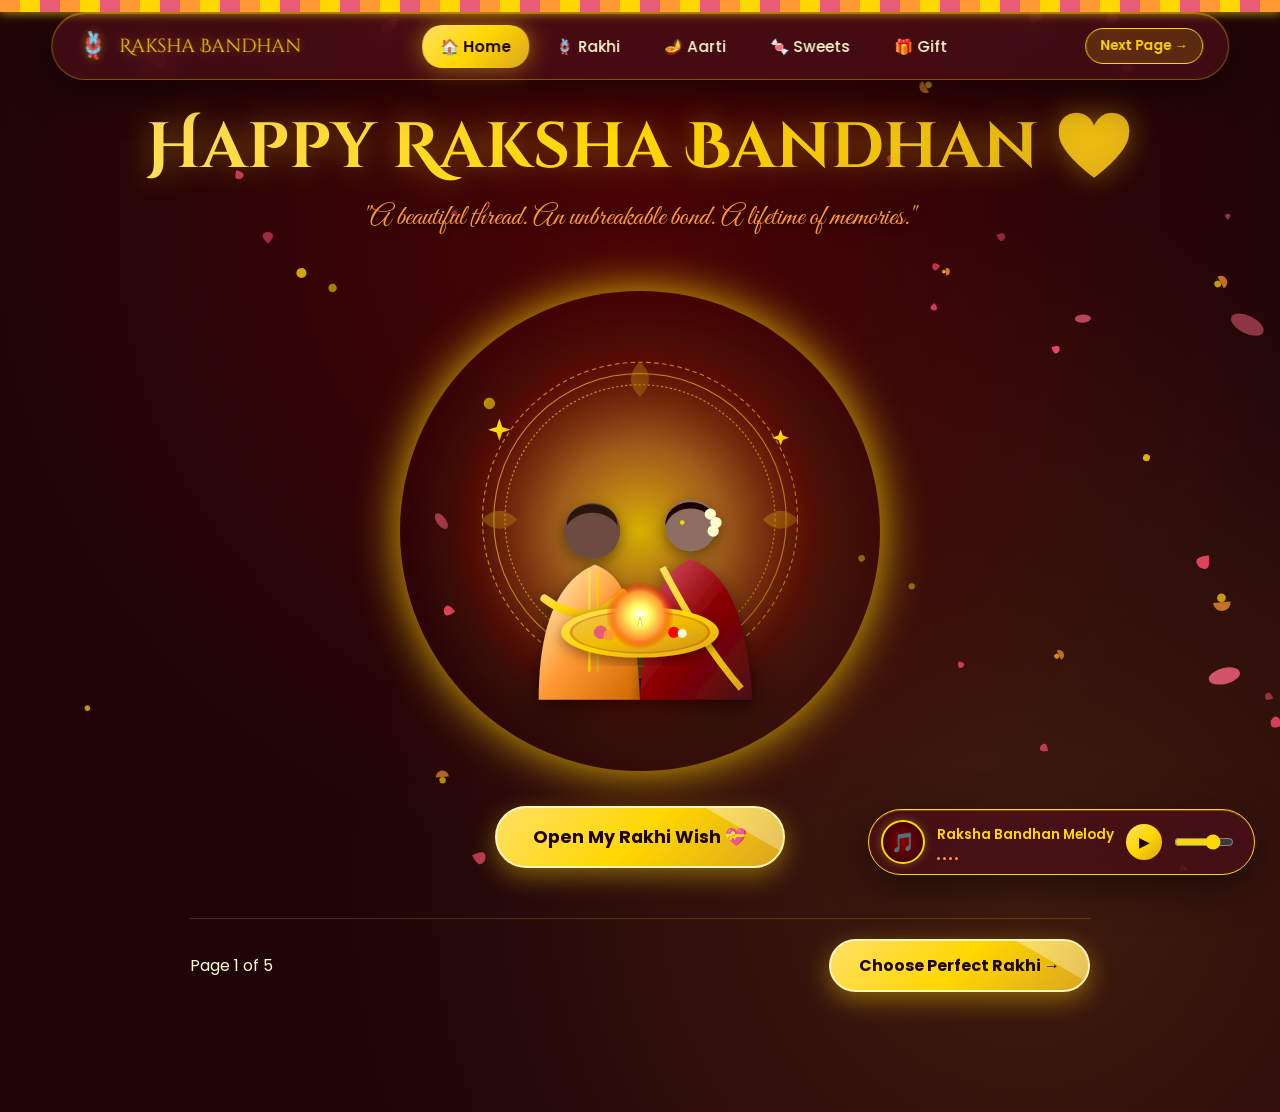
<file: index.html>
<!DOCTYPE html>
<html lang="en">
<head>
  <meta charset="UTF-8">
  <meta name="viewport" content="width=device-width, initial-scale=1.0">
  <title>Happy Raksha Bandhan ❤️ — Premium Interactive Celebration</title>
  <link rel="stylesheet" href="style.css">
</head>
<body>

  <!-- Top Decorative Garland -->
  <div class="garland-header"></div>

  <!-- Background Particle Canvas -->
  <canvas id="bgCanvas"></canvas>

  <!-- Fixed Navigation Bar -->
  <nav class="navbar">
    <a href="index.html" class="nav-brand">
      <span>🪢</span> Raksha Bandhan
    </a>

    <ul class="nav-links">
      <li><a href="index.html" class="nav-link active">🏠 Home</a></li>
      <li><a href="rakhi.html" class="nav-link">🪢 Rakhi</a></li>
      <li><a href="aarti.html" class="nav-link">🪔 Aarti</a></li>
      <li><a href="sweets.html" class="nav-link">🍬 Sweets</a></li>
      <li><a href="gift.html" class="nav-link">🎁 Gift</a></li>
    </ul>

    <div class="nav-page-controls">
      <a href="rakhi.html" class="page-step-btn">Next Page →</a>
    </div>

    <button class="hamburger" id="hamburgerBtn" aria-label="Toggle Navigation">
      <span></span><span></span><span></span>
    </button>
  </nav>

  <!-- Mobile Hamburger Menu -->
  <div class="mobile-menu-overlay" id="mobileMenu">
    <a href="index.html" class="nav-link active">🏠 Home</a>
    <a href="rakhi.html" class="nav-link">🪢 Rakhi Studio</a>
    <a href="aarti.html" class="nav-link">🪔 Rotating Aarti</a>
    <a href="sweets.html" class="nav-link">🍬 Mithai Plate</a>
    <a href="gift.html" class="nav-link">🎁 Gift Unboxing</a>
  </div>

  <!-- Main Page Content -->
  <main class="main-content">
    <div class="hero-wrapper">
      <h1 class="festive-title">Happy Raksha Bandhan ❤️</h1>
      <p class="festive-subtitle">"A beautiful thread. An unbreakable bond. A lifetime of memories."</p>

      <!-- Central Festive Illustration -->
      <div class="hero-art-container">
        <img src="brother-sister.svg" alt="Brother and Sister Raksha Bandhan Celebration" class="hero-art-img">
      </div>

      <!-- Interactive Surprise Wish Button -->
      <button class="btn-festive" id="openWishBtn">
        <span>Open My Rakhi Wish 💝</span>
      </button>
    </div>

    <!-- Quick Page Step Navigation -->
    <div class="bottom-page-nav">
      <span>Page 1 of 5</span>
      <a href="rakhi.html" class="btn-festive" style="padding: 12px 28px; font-size: 1rem;">
        Choose Perfect Rakhi →
      </a>
    </div>
  </main>

  <!-- Wish Envelope Modal Overlay -->
  <div class="wish-modal-overlay" id="wishModalOverlay">
    <div class="envelope-card">
      <div class="envelope-icon">💌</div>
      <h2 style="color: var(--gold-primary); font-family: var(--font-heading); margin-bottom: 10px;">A Special Wish For You</h2>
      <div class="letter-message">
        "Dear Sister/Brother,<br><br>
        No matter how much we fight, tease each other or annoy one another, our bond will always remain special. You are one of the most beautiful parts of my life. May you always stay happy, successful and blessed. ❤️"
      </div>
      <div class="letter-signature">With Lots of Love ❤️</div>
      
      <div style="display: flex; gap: 15px; justify-content: center; flex-wrap: wrap;">
        <button class="btn-secondary" id="closeWishBtn">Close Wish</button>
        <a href="rakhi.html" class="btn-festive">Let's Celebrate Raksha Bandhan →</a>
      </div>
    </div>
  </div>

  <!-- Floating Audio Player Controller Widget -->
  <div class="music-player-widget">
    <div class="music-disc" id="musicDisc">🎵</div>
    <div class="music-info">
      <div class="music-title">Raksha Bandhan Melody</div>
      <div class="music-waves">
        <div class="wave-bar"></div><div class="wave-bar"></div>
        <div class="wave-bar"></div><div class="wave-bar"></div>
      </div>
    </div>
    <button class="play-toggle-btn" id="playToggleBtn">▶</button>
    <input type="range" class="volume-slider" id="volumeSlider" min="0" max="1" step="0.1" value="0.7">
  </div>

  <!-- Background Music Audio Element -->
  <audio id="bgAudio" src="rakhi-song.mp3" loop preload="auto"></audio>

  <script src="script.js"></script>
</body>
</html>
</file>
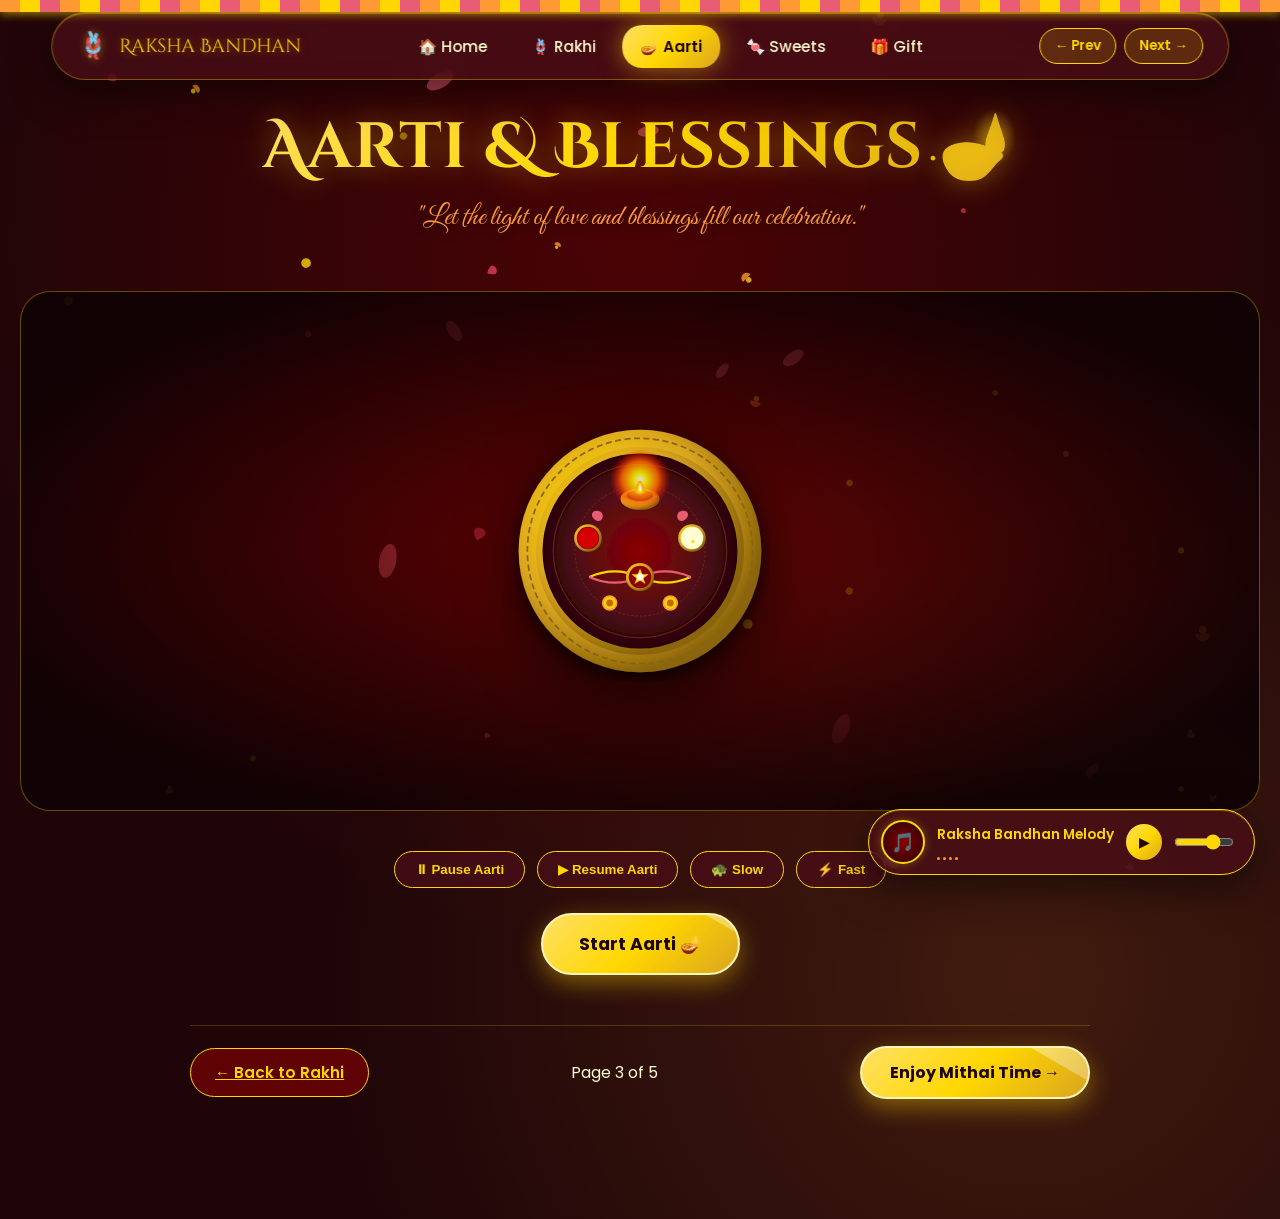
<file: aarti.html>
<!DOCTYPE html>
<html lang="en">
<head>
  <meta charset="UTF-8">
  <meta name="viewport" content="width=device-width, initial-scale=1.0">
  <title>Rotating Aarti Thali & Blessings 🪔 — Raksha Bandhan</title>
  <link rel="stylesheet" href="style.css">
</head>
<body>

  <div class="garland-header"></div>
  <canvas id="bgCanvas"></canvas>

  <nav class="navbar">
    <a href="index.html" class="nav-brand"><span>🪢</span> Raksha Bandhan</a>
    <ul class="nav-links">
      <li><a href="index.html" class="nav-link">🏠 Home</a></li>
      <li><a href="rakhi.html" class="nav-link">🪢 Rakhi</a></li>
      <li><a href="aarti.html" class="nav-link active">🪔 Aarti</a></li>
      <li><a href="sweets.html" class="nav-link">🍬 Sweets</a></li>
      <li><a href="gift.html" class="nav-link">🎁 Gift</a></li>
    </ul>

    <div class="nav-page-controls">
      <a href="rakhi.html" class="page-step-btn">← Prev</a>
      <a href="sweets.html" class="page-step-btn">Next →</a>
    </div>

    <button class="hamburger" id="hamburgerBtn" aria-label="Toggle Navigation">
      <span></span><span></span><span></span>
    </button>
  </nav>

  <div class="mobile-menu-overlay" id="mobileMenu">
    <a href="index.html" class="nav-link">🏠 Home</a>
    <a href="rakhi.html" class="nav-link">🪢 Rakhi Studio</a>
    <a href="aarti.html" class="nav-link active">🪔 Rotating Aarti</a>
    <a href="sweets.html" class="nav-link">🍬 Mithai Plate</a>
    <a href="gift.html" class="nav-link">🎁 Gift Unboxing</a>
  </div>

  <main class="main-content">
    <h1 class="festive-title">Aarti & Blessings 🪔</h1>
    <p class="festive-subtitle">"Let the light of love and blessings fill our celebration."</p>

    <!-- Aarti Orbital Stage Area -->
    <div class="aarti-stage">
      <div class="thali-orbital-path">
        <!-- Rotating Thali Object -->
        <div class="aarti-thali-wrapper orbiting" id="aartiThaliWrapper" title="Click Diya for blessings or drag thali around!">
          <img src="aarti-thali.svg" alt="Rotating Aarti Thali with Diya and Flowers" class="aarti-thali-img">
        </div>
      </div>
    </div>

    <!-- Aarti Interactive Controls Bar -->
    <div class="aarti-controls-bar">
      <button class="ctrl-btn" id="btnPauseAarti">⏸ Pause Aarti</button>
      <button class="ctrl-btn" id="btnResumeAarti">▶ Resume Aarti</button>
      <button class="ctrl-btn" id="btnSlowAarti">🐢 Slow</button>
      <button class="ctrl-btn" id="btnFastAarti">⚡ Fast</button>
    </div>

    <!-- Main Start Aarti Button -->
    <div style="margin-top: 25px; text-align: center;">
      <button class="btn-festive" id="startAartiBtn">
        <span>Start Aarti 🪔</span>
      </button>
    </div>

    <!-- Aarti Blessing Message Banner -->
    <div class="aarti-blessing-banner" id="aartiBlessingBanner">
      <h3 style="font-family: var(--font-heading); color: var(--gold-primary); font-size: 1.8rem; margin-bottom: 10px;">
        Divine Raksha Bandhan Aarti 🙏
      </h3>
      <p style="font-size: 1.15rem; color: var(--cream); line-height: 1.7; font-style: italic;">
        "May this sacred bond always remain filled with love, happiness, protection and blessings. May light always illuminate your path. 🙏✨"
      </p>
      <a href="sweets.html" class="btn-festive" style="margin-top: 20px; font-size: 1rem; padding: 12px 28px;">
        Have Some Sweets →
      </a>
    </div>

    <!-- Bottom Page Navigation -->
    <div class="bottom-page-nav">
      <a href="rakhi.html" class="btn-secondary">← Back to Rakhi</a>
      <span>Page 3 of 5</span>
      <a href="sweets.html" class="btn-festive" style="padding: 12px 28px; font-size: 1rem;">
        Enjoy Mithai Time →
      </a>
    </div>
  </main>

  <div class="music-player-widget">
    <div class="music-disc" id="musicDisc">🎵</div>
    <div class="music-info">
      <div class="music-title">Raksha Bandhan Melody</div>
      <div class="music-waves">
        <div class="wave-bar"></div><div class="wave-bar"></div>
        <div class="wave-bar"></div><div class="wave-bar"></div>
      </div>
    </div>
    <button class="play-toggle-btn" id="playToggleBtn">▶</button>
    <input type="range" class="volume-slider" id="volumeSlider" min="0" max="1" step="0.1" value="0.7">
  </div>

  <audio id="bgAudio" src="rakhi-song.mp3" loop preload="auto"></audio>
  <script src="script.js"></script>
</body>
</html>
</file>
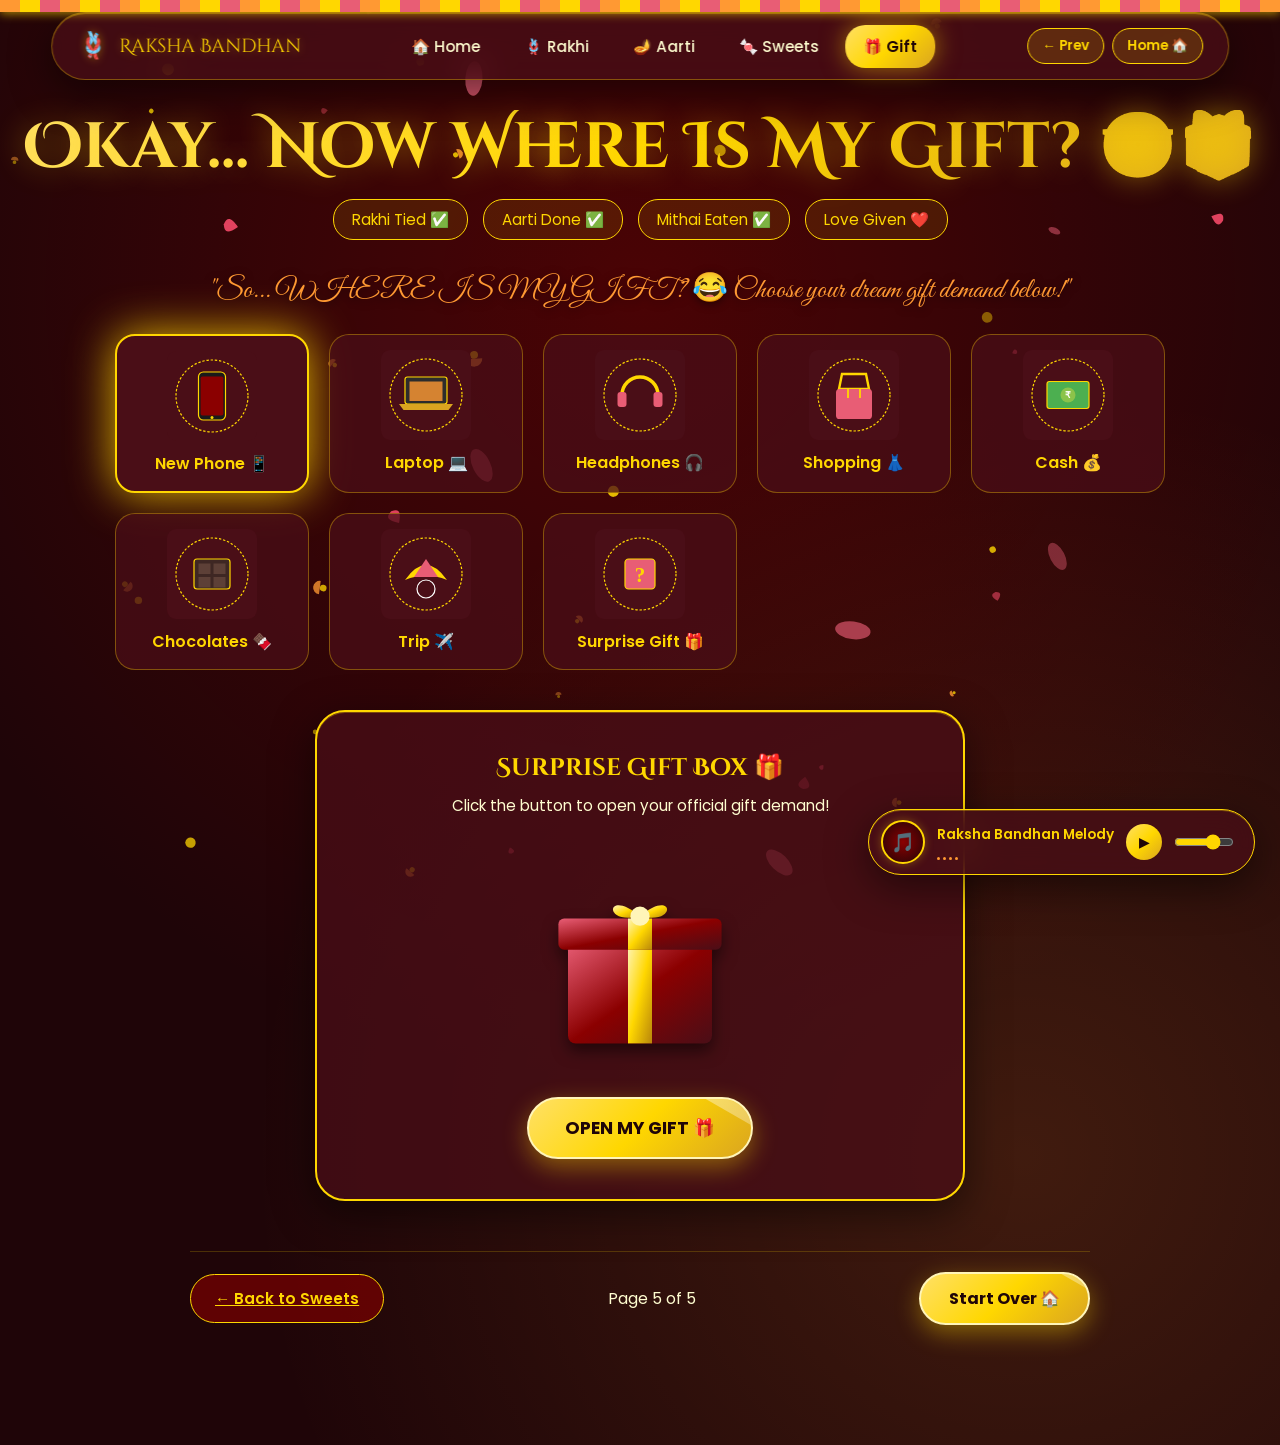
<file: gift.html>
<!DOCTYPE html>
<html lang="en">
<head>
  <meta charset="UTF-8">
  <meta name="viewport" content="width=device-width, initial-scale=1.0">
  <title>Funny Gift Demand 🎁 — Happy Raksha Bandhan</title>
  <link rel="stylesheet" href="style.css">
</head>
<body>

  <div class="garland-header"></div>
  <canvas id="bgCanvas"></canvas>

  <nav class="navbar">
    <a href="index.html" class="nav-brand"><span>🪢</span> Raksha Bandhan</a>
    <ul class="nav-links">
      <li><a href="index.html" class="nav-link">🏠 Home</a></li>
      <li><a href="rakhi.html" class="nav-link">🪢 Rakhi</a></li>
      <li><a href="aarti.html" class="nav-link">🪔 Aarti</a></li>
      <li><a href="sweets.html" class="nav-link">🍬 Sweets</a></li>
      <li><a href="gift.html" class="nav-link active">🎁 Gift</a></li>
    </ul>

    <div class="nav-page-controls">
      <a href="sweets.html" class="page-step-btn">← Prev</a>
      <a href="index.html" class="page-step-btn">Home 🏠</a>
    </div>

    <button class="hamburger" id="hamburgerBtn" aria-label="Toggle Navigation">
      <span></span><span></span><span></span>
    </button>
  </nav>

  <div class="mobile-menu-overlay" id="mobileMenu">
    <a href="index.html" class="nav-link">🏠 Home</a>
    <a href="rakhi.html" class="nav-link">🪢 Rakhi Studio</a>
    <a href="aarti.html" class="nav-link">🪔 Rotating Aarti</a>
    <a href="sweets.html" class="nav-link">🍬 Mithai Plate</a>
    <a href="gift.html" class="nav-link active">🎁 Gift Unboxing</a>
  </div>

  <main class="main-content">
    <h1 class="festive-title">Okay... Now Where Is My Gift? 😎🎁</h1>

    <!-- Playful Festive Checklist -->
    <div class="gift-checklist">
      <span class="check-item">Rakhi Tied ✅</span>
      <span class="check-item">Aarti Done ✅</span>
      <span class="check-item">Mithai Eaten ✅</span>
      <span class="check-item">Love Given ❤️</span>
    </div>

    <p class="festive-subtitle" style="margin-bottom: 25px;">
      "So... WHERE IS MY GIFT? 😂 Choose your dream gift demand below!"
    </p>

    <!-- 8 Gift Options Selection Cards Grid -->
    <div class="gift-grid">

      <div class="gift-card selected" data-img="phone.svg" data-title="New Phone 📱">
        <div class="gift-icon-box">
          <img src="phone.svg" alt="New Phone">
        </div>
        <div style="color: var(--gold-primary); font-weight: 600;">New Phone 📱</div>
      </div>

      <div class="gift-card" data-img="laptop.svg" data-title="Laptop 💻">
        <div class="gift-icon-box">
          <img src="laptop.svg" alt="Laptop">
        </div>
        <div style="color: var(--gold-primary); font-weight: 600;">Laptop 💻</div>
      </div>

      <div class="gift-card" data-img="headphones.svg" data-title="Headphones 🎧">
        <div class="gift-icon-box">
          <img src="headphones.svg" alt="Headphones">
        </div>
        <div style="color: var(--gold-primary); font-weight: 600;">Headphones 🎧</div>
      </div>

      <div class="gift-card" data-img="shopping.svg" data-title="Shopping Spree 👗">
        <div class="gift-icon-box">
          <img src="shopping.svg" alt="Shopping">
        </div>
        <div style="color: var(--gold-primary); font-weight: 600;">Shopping 👗</div>
      </div>

      <div class="gift-card" data-img="cash.svg" data-title="Cash / Envelope 💰">
        <div class="gift-icon-box">
          <img src="cash.svg" alt="Cash">
        </div>
        <div style="color: var(--gold-primary); font-weight: 600;">Cash 💰</div>
      </div>

      <div class="gift-card" data-img="chocolates.svg" data-title="Chocolates 🍫">
        <div class="gift-icon-box">
          <img src="chocolates.svg" alt="Chocolates">
        </div>
        <div style="color: var(--gold-primary); font-weight: 600;">Chocolates 🍫</div>
      </div>

      <div class="gift-card" data-img="trip.svg" data-title="Vacation Trip ✈️">
        <div class="gift-icon-box">
          <img src="trip.svg" alt="Trip">
        </div>
        <div style="color: var(--gold-primary); font-weight: 600;">Trip ✈️</div>
      </div>

      <div class="gift-card" data-img="surprise.svg" data-title="Surprise Gift 🎁">
        <div class="gift-icon-box">
          <img src="surprise.svg" alt="Surprise Gift">
        </div>
        <div style="color: var(--gold-primary); font-weight: 600;">Surprise Gift 🎁</div>
      </div>

    </div>

    <!-- 3D Gift Box Unboxing Stage Area -->
    <div class="unboxing-stage">
      <h2 style="color: var(--gold-primary); font-family: var(--font-heading); margin-bottom: 10px;">Surprise Gift Box 🎁</h2>
      <p style="color: var(--cream); font-size: 0.95rem;">Click the button to open your official gift demand!</p>

      <div class="gift-box-wrapper" id="giftBoxWrapper">
        <img src="gift-box.svg" alt="Animated 3D Gift Box" class="gift-box-img">
      </div>

      <button class="btn-festive" id="openGiftBtn">
        <span>OPEN MY GIFT 🎁</span>
      </button>

      <!-- Revealed Gift Screen -->
      <div class="revealed-gift-display" id="revealedGiftDisplay">
        <img src="phone.svg" alt="Revealed Gift" class="revealed-gift-img" id="revealedGiftImg">
        <h3 id="revealedGiftTitle" style="color: var(--gold-primary); font-size: 2rem; font-family: var(--font-cursive); margin-bottom: 10px;">New Phone 📱</h3>
        
        <p style="color: var(--saffron); font-size: 1.1rem; font-weight: 600; margin-bottom: 8px;">
          "Your Gift Demand Has Been Officially Submitted! 😂🎁"
        </p>
        <p style="color: var(--cream); font-style: italic; line-height: 1.6; max-width: 500px; margin: 0 auto 20px;">
          "Happy Raksha Bandhan ❤️<br>
          The bond matters more than the gift...<br>
          But the gift would still be appreciated! 😂🎁"
        </p>
        <a href="index.html" class="btn-festive">Replay Celebration 🏠</a>
      </div>
    </div>

    <!-- Bottom Page Navigation -->
    <div class="bottom-page-nav">
      <a href="sweets.html" class="btn-secondary">← Back to Sweets</a>
      <span>Page 5 of 5</span>
      <a href="index.html" class="btn-festive" style="padding: 12px 28px; font-size: 1rem;">
        Start Over 🏠
      </a>
    </div>
  </main>

  <div class="music-player-widget">
    <div class="music-disc" id="musicDisc">🎵</div>
    <div class="music-info">
      <div class="music-title">Raksha Bandhan Melody</div>
      <div class="music-waves">
        <div class="wave-bar"></div><div class="wave-bar"></div>
        <div class="wave-bar"></div><div class="wave-bar"></div>
      </div>
    </div>
    <button class="play-toggle-btn" id="playToggleBtn">▶</button>
    <input type="range" class="volume-slider" id="volumeSlider" min="0" max="1" step="0.1" value="0.7">
  </div>

  <audio id="bgAudio" src="rakhi-song.mp3" loop preload="auto"></audio>
  <script src="script.js"></script>
</body>
</html>
</file>
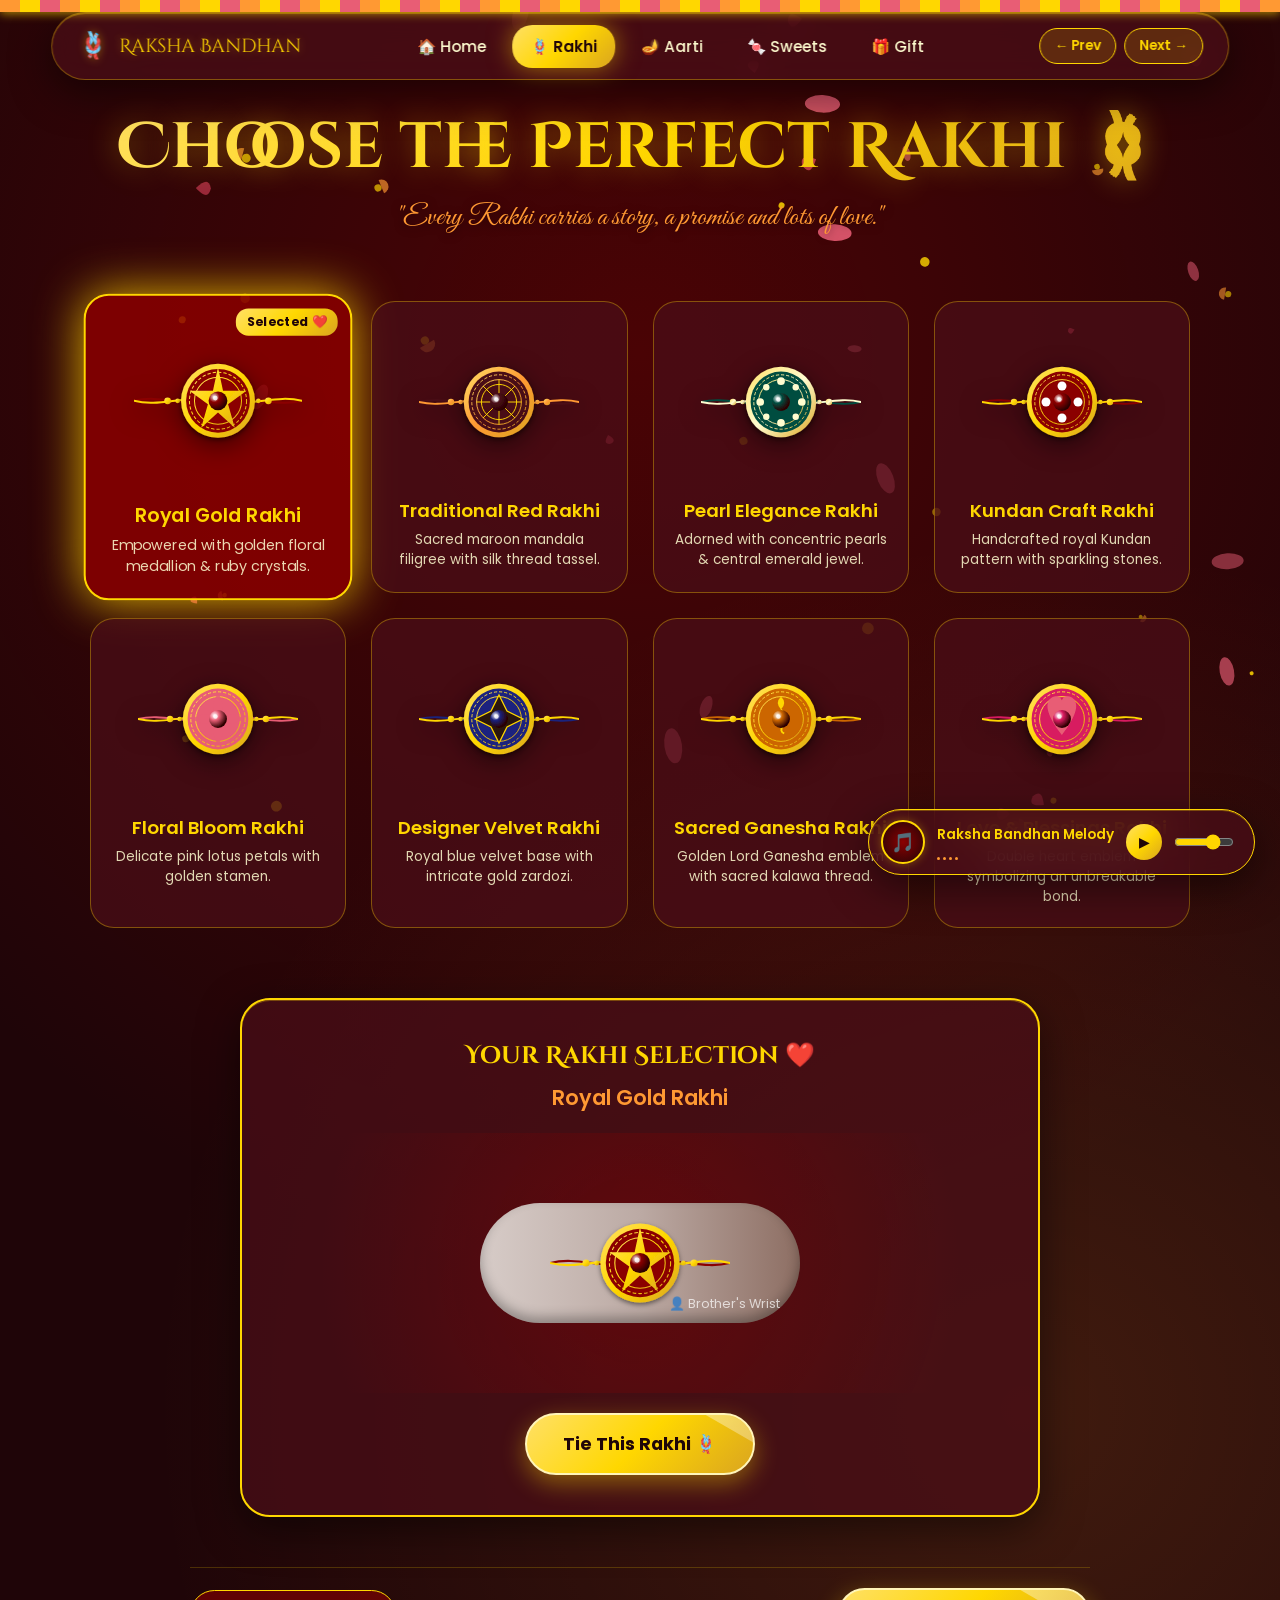
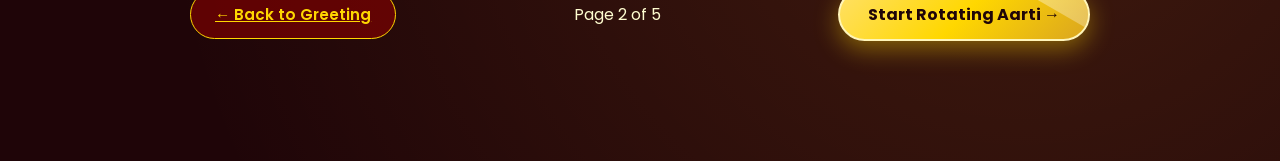
<file: rakhi.html>
<!DOCTYPE html>
<html lang="en">
<head>
  <meta charset="UTF-8">
  <meta name="viewport" content="width=device-width, initial-scale=1.0">
  <title>Interactive Rakhi Studio 🪢 — Happy Raksha Bandhan</title>
  <link rel="stylesheet" href="style.css">
</head>
<body>

  <div class="garland-header"></div>
  <canvas id="bgCanvas"></canvas>

  <!-- Fixed Navigation Bar -->
  <nav class="navbar">
    <a href="index.html" class="nav-brand"><span>🪢</span> Raksha Bandhan</a>
    <ul class="nav-links">
      <li><a href="index.html" class="nav-link">🏠 Home</a></li>
      <li><a href="rakhi.html" class="nav-link active">🪢 Rakhi</a></li>
      <li><a href="aarti.html" class="nav-link">🪔 Aarti</a></li>
      <li><a href="sweets.html" class="nav-link">🍬 Sweets</a></li>
      <li><a href="gift.html" class="nav-link">🎁 Gift</a></li>
    </ul>

    <div class="nav-page-controls">
      <a href="index.html" class="page-step-btn">← Prev</a>
      <a href="aarti.html" class="page-step-btn">Next →</a>
    </div>

    <button class="hamburger" id="hamburgerBtn" aria-label="Toggle Navigation">
      <span></span><span></span><span></span>
    </button>
  </nav>

  <!-- Mobile Menu -->
  <div class="mobile-menu-overlay" id="mobileMenu">
    <a href="index.html" class="nav-link">🏠 Home</a>
    <a href="rakhi.html" class="nav-link active">🪢 Rakhi Studio</a>
    <a href="aarti.html" class="nav-link">🪔 Rotating Aarti</a>
    <a href="sweets.html" class="nav-link">🍬 Mithai Plate</a>
    <a href="gift.html" class="nav-link">🎁 Gift Unboxing</a>
  </div>

  <!-- Main Content -->
  <main class="main-content">
    <h1 class="festive-title">Choose the Perfect Rakhi 🪢</h1>
    <p class="festive-subtitle">"Every Rakhi carries a story, a promise and lots of love."</p>

    <!-- 8 Rakhi Selection Cards Grid -->
    <div class="rakhi-carousel-container">
      <div class="rakhi-grid">

        <div class="rakhi-card selected" data-img="rakhi-1.svg" data-title="Royal Gold Rakhi">
          <span class="selected-badge">Selected ❤️</span>
          <div class="rakhi-img-wrapper">
            <img src="rakhi-1.svg" alt="Royal Gold Rakhi">
          </div>
          <div class="rakhi-title">Royal Gold Rakhi</div>
          <div class="rakhi-desc">Empowered with golden floral medallion & ruby crystals.</div>
        </div>

        <div class="rakhi-card" data-img="rakhi-2.svg" data-title="Traditional Red Rakhi">
          <span class="selected-badge">Selected ❤️</span>
          <div class="rakhi-img-wrapper">
            <img src="rakhi-2.svg" alt="Traditional Red Rakhi">
          </div>
          <div class="rakhi-title">Traditional Red Rakhi</div>
          <div class="rakhi-desc">Sacred maroon mandala filigree with silk thread tassel.</div>
        </div>

        <div class="rakhi-card" data-img="rakhi-3.svg" data-title="Pearl Elegance Rakhi">
          <span class="selected-badge">Selected ❤️</span>
          <div class="rakhi-img-wrapper">
            <img src="rakhi-3.svg" alt="Pearl Elegance Rakhi">
          </div>
          <div class="rakhi-title">Pearl Elegance Rakhi</div>
          <div class="rakhi-desc">Adorned with concentric pearls & central emerald jewel.</div>
        </div>

        <div class="rakhi-card" data-img="rakhi-4.svg" data-title="Kundan Craft Rakhi">
          <span class="selected-badge">Selected ❤️</span>
          <div class="rakhi-img-wrapper">
            <img src="rakhi-4.svg" alt="Kundan Craft Rakhi">
          </div>
          <div class="rakhi-title">Kundan Craft Rakhi</div>
          <div class="rakhi-desc">Handcrafted royal Kundan pattern with sparkling stones.</div>
        </div>

        <div class="rakhi-card" data-img="rakhi-5.svg" data-title="Floral Bloom Rakhi">
          <span class="selected-badge">Selected ❤️</span>
          <div class="rakhi-img-wrapper">
            <img src="rakhi-5.svg" alt="Floral Bloom Rakhi">
          </div>
          <div class="rakhi-title">Floral Bloom Rakhi</div>
          <div class="rakhi-desc">Delicate pink lotus petals with golden stamen.</div>
        </div>

        <div class="rakhi-card" data-img="rakhi-6.svg" data-title="Designer Velvet Rakhi">
          <span class="selected-badge">Selected ❤️</span>
          <div class="rakhi-img-wrapper">
            <img src="rakhi-6.svg" alt="Designer Velvet Rakhi">
          </div>
          <div class="rakhi-title">Designer Velvet Rakhi</div>
          <div class="rakhi-desc">Royal blue velvet base with intricate gold zardozi.</div>
        </div>

        <div class="rakhi-card" data-img="rakhi-7.svg" data-title="Bhaiya Sacred Ganesha Rakhi">
          <span class="selected-badge">Selected ❤️</span>
          <div class="rakhi-img-wrapper">
            <img src="rakhi-7.svg" alt="Bhaiya Sacred Ganesha Rakhi">
          </div>
          <div class="rakhi-title">Sacred Ganesha Rakhi</div>
          <div class="rakhi-desc">Golden Lord Ganesha emblem with sacred kalawa thread.</div>
        </div>

        <div class="rakhi-card" data-img="rakhi-8.svg" data-title="Love & Blessings Heart Rakhi">
          <span class="selected-badge">Selected ❤️</span>
          <div class="rakhi-img-wrapper">
            <img src="rakhi-8.svg" alt="Love & Blessings Heart Rakhi">
          </div>
          <div class="rakhi-title">Love & Blessings Rakhi</div>
          <div class="rakhi-desc">Double heart emblem symbolizing an unbreakable bond.</div>
        </div>

      </div>
    </div>

    <!-- Rakhi Tying Studio Section -->
    <div class="tying-section">
      <h2 style="color: var(--gold-primary); font-family: var(--font-heading); margin-bottom: 10px;">Your Rakhi Selection ❤️</h2>
      <p id="selectedRakhiTitle" style="color: var(--saffron); font-size: 1.3rem; font-weight: 600; margin-bottom: 15px;">Royal Gold Rakhi</p>

      <div class="wrist-preview-area">
        <div class="wrist-illustration"></div>
        <img src="rakhi-1.svg" alt="Rakhi Preview" class="tying-rakhi-object" id="tyingRakhiObj">
      </div>

      <button class="btn-festive" id="tieRakhiBtn">
        <span>Tie This Rakhi 🪢</span>
      </button>

      <div id="tieSuccessMsg" style="display: none; margin-top: 25px; animation: popIn 0.5s ease;">
        <h3 style="color: var(--gold-primary); font-size: 1.8rem; font-family: var(--font-cursive);">Rakhi Tied Successfully! ❤️</h3>
        <p style="color: var(--cream); margin-top: 8px;">"A thread of love, protection and endless memories."</p>
        <a href="aarti.html" class="btn-festive" style="margin-top: 20px; font-size: 1rem; padding: 12px 28px;">
          Proceed to Aarti →
        </a>
      </div>
    </div>

    <!-- Bottom Page Navigation -->
    <div class="bottom-page-nav">
      <a href="index.html" class="btn-secondary">← Back to Greeting</a>
      <span>Page 2 of 5</span>
      <a href="aarti.html" class="btn-festive" style="padding: 12px 28px; font-size: 1rem;">
        Start Rotating Aarti →
      </a>
    </div>
  </main>

  <!-- Music Controller -->
  <div class="music-player-widget">
    <div class="music-disc" id="musicDisc">🎵</div>
    <div class="music-info">
      <div class="music-title">Raksha Bandhan Melody</div>
      <div class="music-waves">
        <div class="wave-bar"></div><div class="wave-bar"></div>
        <div class="wave-bar"></div><div class="wave-bar"></div>
      </div>
    </div>
    <button class="play-toggle-btn" id="playToggleBtn">▶</button>
    <input type="range" class="volume-slider" id="volumeSlider" min="0" max="1" step="0.1" value="0.7">
  </div>

  <audio id="bgAudio" src="rakhi-song.mp3" loop preload="auto"></audio>
  <script src="script.js"></script>
</body>
</html>
</file>
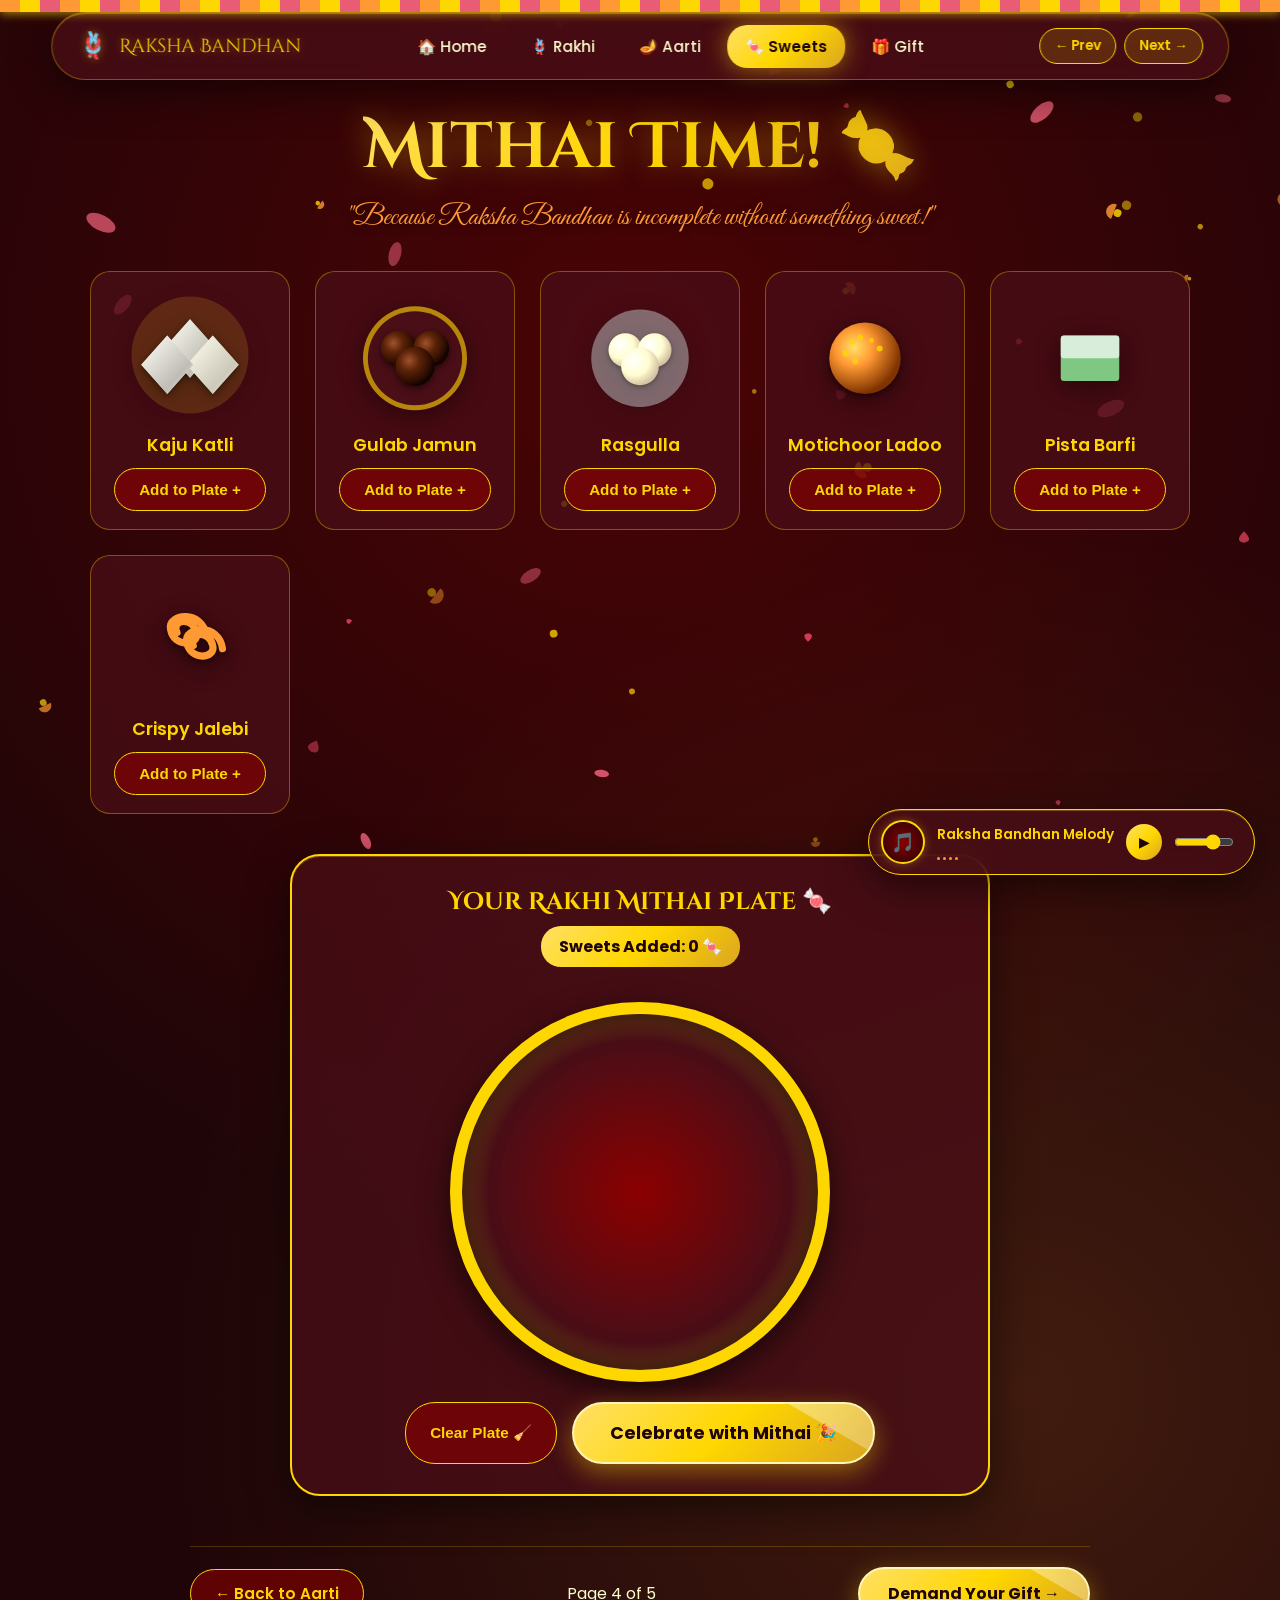
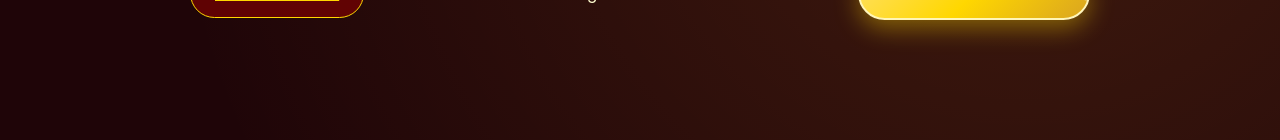
<file: sweets.html>
<!DOCTYPE html>
<html lang="en">
<head>
  <meta charset="UTF-8">
  <meta name="viewport" content="width=device-width, initial-scale=1.0">
  <title>Mithai Time! 🍬 — Raksha Bandhan Celebration</title>
  <link rel="stylesheet" href="style.css">
</head>
<body>

  <div class="garland-header"></div>
  <canvas id="bgCanvas"></canvas>

  <nav class="navbar">
    <a href="index.html" class="nav-brand"><span>🪢</span> Raksha Bandhan</a>
    <ul class="nav-links">
      <li><a href="index.html" class="nav-link">🏠 Home</a></li>
      <li><a href="rakhi.html" class="nav-link">🪢 Rakhi</a></li>
      <li><a href="aarti.html" class="nav-link">🪔 Aarti</a></li>
      <li><a href="sweets.html" class="nav-link active">🍬 Sweets</a></li>
      <li><a href="gift.html" class="nav-link">🎁 Gift</a></li>
    </ul>

    <div class="nav-page-controls">
      <a href="aarti.html" class="page-step-btn">← Prev</a>
      <a href="gift.html" class="page-step-btn">Next →</a>
    </div>

    <button class="hamburger" id="hamburgerBtn" aria-label="Toggle Navigation">
      <span></span><span></span><span></span>
    </button>
  </nav>

  <div class="mobile-menu-overlay" id="mobileMenu">
    <a href="index.html" class="nav-link">🏠 Home</a>
    <a href="rakhi.html" class="nav-link">🪢 Rakhi Studio</a>
    <a href="aarti.html" class="nav-link">🪔 Rotating Aarti</a>
    <a href="sweets.html" class="nav-link active">🍬 Mithai Plate</a>
    <a href="gift.html" class="nav-link">🎁 Gift Unboxing</a>
  </div>

  <main class="main-content">
    <h1 class="festive-title">Mithai Time! 🍬</h1>
    <p class="festive-subtitle">"Because Raksha Bandhan is incomplete without something sweet!"</p>

    <!-- 6 Sweets Selection Grid -->
    <div class="sweets-grid">

      <div class="sweet-card">
        <div class="sweet-img-box">
          <img src="kaju-katli.svg" alt="Kaju Katli">
        </div>
        <div class="sweet-name">Kaju Katli</div>
        <button class="btn-secondary add-sweet-btn">Add to Plate +</button>
      </div>

      <div class="sweet-card">
        <div class="sweet-img-box">
          <img src="gulab-jamun.svg" alt="Gulab Jamun">
        </div>
        <div class="sweet-name">Gulab Jamun</div>
        <button class="btn-secondary add-sweet-btn">Add to Plate +</button>
      </div>

      <div class="sweet-card">
        <div class="sweet-img-box">
          <img src="rasgulla.svg" alt="Rasgulla">
        </div>
        <div class="sweet-name">Rasgulla</div>
        <button class="btn-secondary add-sweet-btn">Add to Plate +</button>
      </div>

      <div class="sweet-card">
        <div class="sweet-img-box">
          <img src="ladoo.svg" alt="Motichoor Ladoo">
        </div>
        <div class="sweet-name">Motichoor Ladoo</div>
        <button class="btn-secondary add-sweet-btn">Add to Plate +</button>
      </div>

      <div class="sweet-card">
        <div class="sweet-img-box">
          <img src="barfi.svg" alt="Pista Barfi">
        </div>
        <div class="sweet-name">Pista Barfi</div>
        <button class="btn-secondary add-sweet-btn">Add to Plate +</button>
      </div>

      <div class="sweet-card">
        <div class="sweet-img-box">
          <img src="jalebi.svg" alt="Crispy Jalebi">
        </div>
        <div class="sweet-name">Crispy Jalebi</div>
        <button class="btn-secondary add-sweet-btn">Add to Plate +</button>
      </div>

    </div>

    <!-- Interactive Mithai Thali Plate Container -->
    <div class="mithai-thali-container">
      <h2 style="color: var(--gold-primary); font-family: var(--font-heading); margin-bottom: 8px;">Your Rakhi Mithai Plate 🍬</h2>
      <div class="sweets-counter-badge" id="sweetsCountBadge">Sweets Added: 0 🍬</div>

      <!-- Decorative Plate Target Area -->
      <div class="decorative-plate" id="decorativePlate" title="Sweets will fly into this plate!">
        <!-- Sweets dynamically fly here -->
      </div>

      <div style="display: flex; gap: 15px; justify-content: center; flex-wrap: wrap; margin-top: 20px;">
        <button class="btn-secondary" id="clearPlateBtn">Clear Plate 🧹</button>
        <button class="btn-festive" id="celebrateMithaiBtn">
          <span>Celebrate with Mithai 🎉</span>
        </button>
      </div>
    </div>

    <!-- Bottom Page Navigation -->
    <div class="bottom-page-nav">
      <a href="aarti.html" class="btn-secondary">← Back to Aarti</a>
      <span>Page 4 of 5</span>
      <a href="gift.html" class="btn-festive" style="padding: 12px 28px; font-size: 1rem;">
        Demand Your Gift →
      </a>
    </div>
  </main>

  <div class="music-player-widget">
    <div class="music-disc" id="musicDisc">🎵</div>
    <div class="music-info">
      <div class="music-title">Raksha Bandhan Melody</div>
      <div class="music-waves">
        <div class="wave-bar"></div><div class="wave-bar"></div>
        <div class="wave-bar"></div><div class="wave-bar"></div>
      </div>
    </div>
    <button class="play-toggle-btn" id="playToggleBtn">▶</button>
    <input type="range" class="volume-slider" id="volumeSlider" min="0" max="1" step="0.1" value="0.7">
  </div>

  <audio id="bgAudio" src="rakhi-song.mp3" loop preload="auto"></audio>
  <script src="script.js"></script>
</body>
</html>
</file>
<file: style.css>
/* ==========================================================================
   PREMIUM INDIAN FESTIVE RAKSHA BANDHAN DESIGN SYSTEM - STYLESHEET
   ========================================================================== */

@import url('https://fonts.googleapis.com/css2?family=Cinzel+Decorative:wght@700&family=Great+Vibes&family=Poppins:wght@300;400;500;600;700&family=Rozha+One&display=swap');

:root {
  --bg-dark: #1F0508;
  --bg-maroon: #4A0E17;
  --bg-deep-red: #8B0000;
  --gold-primary: #FFD700;
  --gold-light: #FFE066;
  --gold-dark: #DAA520;
  --saffron: #FF9933;
  --cream: #FFFDD0;
  --pink-rose: #E85D75;
  --dark-brown: #2C1609;

  --gold-grad: linear-gradient(135deg, #FFE066 0%, #FFD700 50%, #DAA520 100%);
  --maroon-grad: linear-gradient(135deg, #8B0000 0%, #4A0E17 50%, #1F0508 100%);
  --saffron-grad: linear-gradient(135deg, #FF9933 0%, #FF6600 100%);

  --glass-bg: rgba(74, 14, 23, 0.75);
  --glass-border: rgba(255, 215, 0, 0.35);
  --glass-shadow: 0 12px 40px rgba(0, 0, 0, 0.5), inset 0 1px 0 rgba(255, 215, 0, 0.3);
  --gold-glow: 0 0 25px rgba(255, 215, 0, 0.5);
  --gold-glow-intense: 0 0 45px rgba(255, 215, 0, 0.85);

  --font-heading: 'Cinzel Decorative', 'Rozha One', serif;
  --font-cursive: 'Great Vibes', cursive;
  --font-body: 'Poppins', sans-serif;

  --nav-height: 80px;
}

/* Base Reset & Custom Scrollbar */
* {
  margin: 0;
  padding: 0;
  box-sizing: border-box;
}

html {
  scroll-behavior: smooth;
}

body {
  background-color: var(--bg-dark);
  background-image: 
    radial-gradient(circle at 50% 20%, rgba(139, 0, 0, 0.4) 0%, transparent 60%),
    radial-gradient(circle at 80% 80%, rgba(255, 153, 51, 0.15) 0%, transparent 50%);
  color: var(--cream);
  font-family: var(--font-body);
  min-height: 100vh;
  overflow-x: hidden;
  position: relative;
}

/* Custom Scrollbar */
::-webkit-scrollbar {
  width: 10px;
}
::-webkit-scrollbar-track {
  background: var(--bg-dark);
}
::-webkit-scrollbar-thumb {
  background: var(--gold-grad);
  border-radius: 5px;
}
::-webkit-scrollbar-thumb:hover {
  background: var(--gold-light);
}

/* Background Particle Canvas */
#bgCanvas {
  position: fixed;
  top: 0;
  left: 0;
  width: 100vw;
  height: 100vh;
  pointer-events: none;
  z-index: 1;
}

/* Top Decorative Garland Border */
.garland-header {
  position: fixed;
  top: 0;
  left: 0;
  width: 100%;
  height: 12px;
  background: repeating-linear-gradient(
    90deg,
    #FF9933 0px,
    #FF9933 20px,
    #FFD700 20px,
    #FFD700 40px,
    #E85D75 40px,
    #E85D75 60px
  );
  box-shadow: 0 2px 10px rgba(255, 215, 0, 0.6);
  z-index: 1002;
}

/* Fixed Navigation Bar */
.navbar {
  position: fixed;
  top: 12px;
  left: 50%;
  transform: translateX(-50%);
  width: 92%;
  max-width: 1200px;
  height: calc(var(--nav-height) - 12px);
  background: var(--glass-bg);
  backdrop-filter: blur(16px);
  -webkit-backdrop-filter: blur(16px);
  border: 1px solid var(--glass-border);
  border-radius: 40px;
  box-shadow: var(--glass-shadow);
  display: flex;
  align-items: center;
  justify-content: space-between;
  padding: 0 25px;
  z-index: 1000;
  transition: all 0.3s ease;
}

.nav-brand {
  display: flex;
  align-items: center;
  gap: 10px;
  font-family: var(--font-heading);
  font-size: 1.2rem;
  color: var(--gold-primary);
  text-decoration: none;
  text-shadow: 0 0 10px rgba(255, 215, 0, 0.4);
}

.nav-brand span {
  font-size: 1.6rem;
}

.nav-links {
  display: flex;
  align-items: center;
  gap: 8px;
  list-style: none;
  position: relative;
}

.nav-link {
  position: relative;
  padding: 10px 18px;
  color: var(--cream);
  text-decoration: none;
  font-weight: 500;
  font-size: 0.95rem;
  border-radius: 20px;
  transition: all 0.3s ease;
  display: flex;
  align-items: center;
  gap: 6px;
}

.nav-link:hover {
  color: var(--gold-primary);
  background: rgba(255, 215, 0, 0.1);
}

.nav-link.active {
  color: #1F0508;
  background: var(--gold-grad);
  font-weight: 600;
  box-shadow: var(--gold-glow);
}

/* Page Prev/Next Top Buttons */
.nav-page-controls {
  display: flex;
  align-items: center;
  gap: 8px;
}

.page-step-btn {
  background: rgba(255, 215, 0, 0.15);
  border: 1px solid var(--gold-primary);
  color: var(--gold-primary);
  padding: 7px 14px;
  border-radius: 20px;
  text-decoration: none;
  font-size: 0.85rem;
  font-weight: 600;
  transition: all 0.3s ease;
  display: flex;
  align-items: center;
  gap: 4px;
}

.page-step-btn:hover {
  background: var(--gold-grad);
  color: #1F0508;
  transform: translateY(-2px);
  box-shadow: var(--gold-glow);
}

/* Mobile Hamburger Toggle */
.hamburger {
  display: none;
  flex-direction: column;
  gap: 5px;
  cursor: pointer;
  background: none;
  border: none;
  padding: 5px;
}

.hamburger span {
  width: 25px;
  height: 3px;
  background: var(--gold-primary);
  border-radius: 3px;
  transition: all 0.3s ease;
}

.mobile-menu-overlay {
  display: none;
  position: fixed;
  top: 80px;
  left: 0;
  width: 100%;
  background: var(--glass-bg);
  backdrop-filter: blur(20px);
  border-bottom: 2px solid var(--gold-primary);
  padding: 20px;
  flex-direction: column;
  gap: 15px;
  z-index: 999;
  text-align: center;
}

.mobile-menu-overlay.active {
  display: flex;
}

/* Main Container & Section Spacing */
.main-content {
  position: relative;
  z-index: 2;
  padding-top: calc(var(--nav-height) + 30px);
  padding-bottom: 100px;
  min-height: 100vh;
  display: flex;
  flex-direction: column;
  align-items: center;
  justify-content: center;
  width: 100%;
  max-width: 1300px;
  margin: 0 auto;
  padding-left: 20px;
  padding-right: 20px;
  animation: pageFadeIn 0.8s cubic-bezier(0.16, 1, 0.3, 1);
}

@keyframes pageFadeIn {
  from {
    opacity: 0;
    transform: translateY(20px) scale(0.98);
  }
  to {
    opacity: 1;
    transform: translateY(0) scale(1);
  }
}

/* Typography Headings & Subtitles */
.festive-title {
  font-family: var(--font-heading);
  font-size: clamp(2.2rem, 5vw, 4rem);
  text-align: center;
  background: var(--gold-grad);
  -webkit-background-clip: text;
  -webkit-text-fill-color: transparent;
  text-shadow: 0 0 30px rgba(255, 215, 0, 0.4);
  margin-bottom: 12px;
  line-height: 1.2;
}

.festive-subtitle {
  font-size: clamp(1rem, 2vw, 1.25rem);
  text-align: center;
  color: var(--saffron);
  font-family: var(--font-cursive);
  font-size: 1.8rem;
  margin-bottom: 35px;
  text-shadow: 0 2px 8px rgba(0,0,0,0.5);
}

/* Buttons System */
.btn-festive {
  background: var(--gold-grad);
  color: #1F0508;
  font-family: var(--font-body);
  font-weight: 700;
  font-size: 1.1rem;
  padding: 16px 36px;
  border-radius: 50px;
  border: 2px solid #FFF5B8;
  cursor: pointer;
  box-shadow: 0 8px 25px rgba(255, 215, 0, 0.4);
  transition: all 0.3s cubic-bezier(0.175, 0.885, 0.32, 1.275);
  display: inline-flex;
  align-items: center;
  justify-content: center;
  gap: 10px;
  text-decoration: none;
  position: relative;
  overflow: hidden;
}

.btn-festive::after {
  content: '';
  position: absolute;
  top: -50%;
  left: -50%;
  width: 200%;
  height: 200%;
  background: linear-gradient(
    60deg,
    transparent,
    rgba(255, 255, 255, 0.4),
    transparent
  );
  transform: rotate(30deg) translateY(-100%);
  transition: transform 0.6s ease;
}

.btn-festive:hover::after {
  transform: rotate(30deg) translateY(100%);
}

.btn-festive:hover {
  transform: translateY(-4px) scale(1.04);
  box-shadow: var(--gold-glow-intense);
}

.btn-festive:active {
  transform: translateY(1px) scale(0.98);
}

.btn-secondary {
  background: rgba(139, 0, 0, 0.6);
  color: var(--gold-primary);
  border: 1px solid var(--gold-primary);
  padding: 12px 24px;
  border-radius: 30px;
  cursor: pointer;
  font-size: 0.95rem;
  font-weight: 600;
  transition: all 0.3s ease;
}

.btn-secondary:hover {
  background: var(--bg-maroon);
  box-shadow: var(--gold-glow);
}

/* Bottom Quick Page Nav Footer */
.bottom-page-nav {
  display: flex;
  justify-content: space-between;
  align-items: center;
  width: 100%;
  max-width: 900px;
  margin-top: 50px;
  padding: 20px 0;
  border-top: 1px solid rgba(255, 215, 0, 0.2);
}

/* ==========================================================================
   PAGE 1: GREETING & SURPRISE ENVELOPE
   ========================================================================== */
.hero-wrapper {
  display: flex;
  flex-direction: column;
  align-items: center;
  text-align: center;
  width: 100%;
}

.hero-art-container {
  position: relative;
  width: clamp(280px, 45vw, 480px);
  height: clamp(280px, 45vw, 480px);
  margin: 20px 0 35px;
  border-radius: 50%;
  padding: 15px;
  background: radial-gradient(circle, rgba(255, 215, 0, 0.25) 0%, transparent 70%);
  box-shadow: var(--gold-glow-intense);
  animation: floatHero 4s ease-in-out infinite;
}

@keyframes floatHero {
  0%, 100% { transform: translateY(0); }
  50% { transform: translateY(-12px); }
}

.hero-art-img {
  width: 100%;
  height: 100%;
  object-fit: contain;
  filter: drop-shadow(0 10px 20px rgba(0,0,0,0.6));
}

/* Envelope Modal Wish Popup */
.wish-modal-overlay {
  position: fixed;
  top: 0;
  left: 0;
  width: 100vw;
  height: 100vh;
  background: rgba(15, 2, 4, 0.88);
  backdrop-filter: blur(12px);
  display: flex;
  align-items: center;
  justify-content: center;
  z-index: 2000;
  opacity: 0;
  pointer-events: none;
  transition: opacity 0.5s ease;
}

.wish-modal-overlay.active {
  opacity: 1;
  pointer-events: auto;
}

.envelope-card {
  width: 90%;
  max-width: 580px;
  background: var(--maroon-grad);
  border: 2px solid var(--gold-primary);
  border-radius: 24px;
  padding: 40px 30px;
  box-shadow: 0 0 60px rgba(255, 215, 0, 0.5);
  text-align: center;
  position: relative;
  transform: scale(0.7) translateY(50px);
  transition: all 0.5s cubic-bezier(0.175, 0.885, 0.32, 1.275);
}

.wish-modal-overlay.active .envelope-card {
  transform: scale(1) translateY(0);
}

.envelope-icon {
  font-size: 3.5rem;
  margin-bottom: 15px;
  animation: pulseIcon 1.5s infinite;
}

@keyframes pulseIcon {
  0%, 100% { transform: scale(1); }
  50% { transform: scale(1.15); }
}

.letter-message {
  font-size: 1.15rem;
  line-height: 1.8;
  color: var(--cream);
  margin: 20px 0;
  font-style: italic;
  background: rgba(0,0,0,0.25);
  padding: 20px;
  border-radius: 16px;
  border-left: 4px solid var(--gold-primary);
}

.letter-signature {
  font-family: var(--font-cursive);
  font-size: 2.2rem;
  color: var(--gold-primary);
  margin-bottom: 25px;
}

/* ==========================================================================
   PAGE 2: RAKHI SELECTION STUDIO & TYING ANIMATION
   ========================================================================== */
.rakhi-carousel-container {
  width: 100%;
  max-width: 1100px;
  margin: 30px 0;
  position: relative;
}

.rakhi-grid {
  display: grid;
  grid-template-columns: repeat(auto-fit, minmax(220px, 1fr));
  gap: 25px;
  width: 100%;
}

.rakhi-card {
  background: var(--glass-bg);
  border: 1px solid var(--glass-border);
  border-radius: 24px;
  padding: 20px;
  text-align: center;
  cursor: pointer;
  transition: all 0.4s cubic-bezier(0.165, 0.84, 0.44, 1);
  position: relative;
  overflow: hidden;
}

.rakhi-card:hover {
  transform: translateY(-10px) rotateX(8deg);
  border-color: var(--gold-primary);
  box-shadow: var(--gold-glow);
}

.rakhi-card.selected {
  border: 2px solid var(--gold-primary);
  background: rgba(139, 0, 0, 0.85);
  box-shadow: var(--gold-glow-intense);
  transform: scale(1.05);
}

.selected-badge {
  position: absolute;
  top: 12px;
  right: 12px;
  background: var(--gold-grad);
  color: #1F0508;
  font-size: 0.75rem;
  font-weight: 700;
  padding: 4px 10px;
  border-radius: 12px;
  display: none;
}

.rakhi-card.selected .selected-badge {
  display: block;
}

.rakhi-img-wrapper {
  width: 160px;
  height: 160px;
  margin: 0 auto 15px;
  position: relative;
  transition: transform 0.4s ease;
}

.rakhi-card:hover .rakhi-img-wrapper {
  transform: scale(1.15) rotate(5deg);
}

.rakhi-img-wrapper img {
  width: 100%;
  height: 100%;
  object-fit: contain;
  filter: drop-shadow(0 6px 12px rgba(0,0,0,0.5));
}

.rakhi-title {
  font-size: 1.15rem;
  font-weight: 600;
  color: var(--gold-primary);
  margin-bottom: 6px;
}

.rakhi-desc {
  font-size: 0.85rem;
  color: var(--cream);
  opacity: 0.85;
}

/* Rakhi Tying Interactive Canvas / Wrist Section */
.tying-section {
  width: 100%;
  max-width: 800px;
  background: var(--glass-bg);
  border: 2px solid var(--gold-primary);
  border-radius: 30px;
  padding: 40px 20px;
  text-align: center;
  margin-top: 40px;
  box-shadow: var(--glass-shadow);
}

.wrist-preview-area {
  position: relative;
  width: 100%;
  height: 260px;
  margin: 20px 0;
  display: flex;
  align-items: center;
  justify-content: center;
  overflow: hidden;
  border-radius: 20px;
  background: radial-gradient(circle, rgba(139, 0, 0, 0.4) 0%, transparent 80%);
}

.wrist-illustration {
  position: absolute;
  width: 320px;
  height: 120px;
  background: linear-gradient(90deg, #D7CCC8 0%, #BCAAA4 50%, #8D6E63 100%);
  border-radius: 60px;
  box-shadow: inset 0 -6px 12px rgba(0,0,0,0.3);
  z-index: 1;
}

.wrist-illustration::after {
  content: '👤 Brother\'s Wrist';
  position: absolute;
  bottom: 10px;
  right: 20px;
  font-size: 0.8rem;
  color: rgba(255,255,255,0.7);
}

.tying-rakhi-object {
  position: absolute;
  width: 180px;
  height: 180px;
  z-index: 2;
  transition: all 1.2s cubic-bezier(0.68, -0.55, 0.265, 1.55);
}

.tying-rakhi-object.tied {
  transform: scale(1.1) translateY(0) !important;
  filter: drop-shadow(0 0 25px #FFD700);
}

.tied-sparkles-effect {
  position: absolute;
  top: 0;
  left: 0;
  width: 100%;
  height: 100%;
  pointer-events: none;
  z-index: 3;
}

/* ==========================================================================
   PAGE 3: ROTATING AARTI THALI & DIYA
   ========================================================================== */
.aarti-stage {
  position: relative;
  width: 100%;
  height: 520px;
  margin: 20px 0;
  overflow: hidden;
  border-radius: 30px;
  background: radial-gradient(ellipse at center, rgba(139, 0, 0, 0.5) 0%, rgba(15, 2, 4, 0.9) 80%);
  border: 1px solid var(--glass-border);
}

/* Orbital Rotating Aarti Thali Container */
.thali-orbital-path {
  position: absolute;
  top: 50%;
  left: 50%;
  width: 360px;
  height: 260px;
  margin-top: -130px;
  margin-left: -180px;
  pointer-events: none;
}

.aarti-thali-wrapper {
  position: absolute;
  width: 260px;
  height: 260px;
  top: 50%;
  left: 50%;
  margin-top: -130px;
  margin-left: -130px;
  cursor: grab;
  z-index: 10;
  transition: transform 0.1s linear;
}

.aarti-thali-wrapper:active {
  cursor: grabbing;
}

.aarti-thali-img {
  width: 100%;
  height: 100%;
  object-fit: contain;
  filter: drop-shadow(0 15px 30px rgba(0,0,0,0.7));
  user-select: none;
  -webkit-user-drag: none;
}

/* Orbit Animation Keyframes */
.orbiting {
  animation: orbitRotate 12s linear infinite;
}

.orbiting.speed-slow {
  animation-duration: 20s;
}

.orbiting.speed-fast {
  animation-duration: 6s;
}

@keyframes orbitRotate {
  0% {
    transform: rotate(0deg) translateX(140px) rotate(0deg);
  }
  100% {
    transform: rotate(360deg) translateX(140px) rotate(-360deg);
  }
}

/* Controls Bar */
.aarti-controls-bar {
  display: flex;
  flex-wrap: wrap;
  align-items: center;
  justify-content: center;
  gap: 12px;
  margin-top: 20px;
}

.ctrl-btn {
  background: var(--glass-bg);
  border: 1px solid var(--gold-primary);
  color: var(--gold-primary);
  padding: 10px 20px;
  border-radius: 25px;
  cursor: pointer;
  font-weight: 600;
  transition: all 0.3s ease;
}

.ctrl-btn:hover, .ctrl-btn.active {
  background: var(--gold-grad);
  color: #1F0508;
  box-shadow: var(--gold-glow);
}

/* Aarti Ceremony Banner */
.aarti-blessing-banner {
  background: var(--maroon-grad);
  border: 2px solid var(--gold-primary);
  border-radius: 20px;
  padding: 25px;
  text-align: center;
  max-width: 750px;
  margin-top: 30px;
  box-shadow: var(--gold-glow);
  display: none;
  animation: popIn 0.5s ease;
}

@keyframes popIn {
  from { transform: scale(0.8); opacity: 0; }
  to { transform: scale(1); opacity: 1; }
}

/* ==========================================================================
   PAGE 4: INTERACTIVE MITHAI PLATE
   ========================================================================== */
.sweets-grid {
  display: grid;
  grid-template-columns: repeat(auto-fit, minmax(200px, 1fr));
  gap: 25px;
  width: 100%;
  max-width: 1100px;
  margin-bottom: 40px;
}

.sweet-card {
  background: var(--glass-bg);
  border: 1px solid var(--glass-border);
  border-radius: 20px;
  padding: 18px;
  text-align: center;
  transition: all 0.3s ease;
}

.sweet-card:hover {
  transform: translateY(-8px);
  border-color: var(--gold-primary);
  box-shadow: var(--gold-glow);
}

.sweet-img-box {
  width: 130px;
  height: 130px;
  margin: 0 auto 12px;
}

.sweet-img-box img {
  width: 100%;
  height: 100%;
  object-fit: contain;
  filter: drop-shadow(0 6px 12px rgba(0,0,0,0.4));
}

.sweet-name {
  font-size: 1.1rem;
  color: var(--gold-primary);
  font-weight: 600;
  margin-bottom: 10px;
}

/* Interactive Sweets Plate Area */
.mithai-thali-container {
  width: 100%;
  max-width: 700px;
  background: var(--glass-bg);
  border: 2px solid var(--gold-primary);
  border-radius: 30px;
  padding: 30px;
  text-align: center;
  position: relative;
  box-shadow: var(--glass-shadow);
}

.decorative-plate {
  width: 380px;
  height: 380px;
  margin: 20px auto;
  border-radius: 50%;
  background: radial-gradient(circle, #8B0000 0%, #4A0E17 60%, #DAA520 100%);
  border: 12px solid var(--gold-primary);
  box-shadow: inset 0 0 30px rgba(0,0,0,0.8), 0 10px 30px rgba(0,0,0,0.6);
  position: relative;
  display: flex;
  flex-wrap: wrap;
  align-items: center;
  justify-content: center;
  padding: 40px;
  gap: 10px;
  overflow: hidden;
}

.plate-sweet-item {
  width: 75px;
  height: 75px;
  cursor: grab;
  animation: dropIn 0.5s cubic-bezier(0.175, 0.885, 0.32, 1.275);
  transition: transform 0.2s ease;
}

.plate-sweet-item:hover {
  transform: scale(1.2);
}

@keyframes dropIn {
  from { transform: scale(0) rotate(-180deg); opacity: 0; }
  to { transform: scale(1) rotate(0deg); opacity: 1; }
}

.sweets-counter-badge {
  background: var(--gold-grad);
  color: #1F0508;
  font-weight: 700;
  padding: 8px 18px;
  border-radius: 20px;
  display: inline-block;
  margin-bottom: 15px;
}

/* Flying Sweet Animation Clones */
.flying-sweet {
  position: fixed;
  width: 80px;
  height: 80px;
  z-index: 1500;
  pointer-events: none;
  transition: all 0.8s cubic-bezier(0.165, 0.84, 0.44, 1);
}

/* ==========================================================================
   PAGE 5: FUNNY GIFT DEMAND & UNBOXING
   ========================================================================== */
.gift-checklist {
  display: flex;
  flex-wrap: wrap;
  justify-content: center;
  gap: 15px;
  margin-bottom: 30px;
}

.check-item {
  background: rgba(255, 215, 0, 0.1);
  border: 1px solid var(--gold-primary);
  padding: 8px 18px;
  border-radius: 20px;
  font-size: 0.95rem;
  color: var(--gold-primary);
}

.gift-grid {
  display: grid;
  grid-template-columns: repeat(auto-fit, minmax(180px, 1fr));
  gap: 20px;
  width: 100%;
  max-width: 1050px;
  margin-bottom: 40px;
}

.gift-card {
  background: var(--glass-bg);
  border: 1px solid var(--glass-border);
  border-radius: 20px;
  padding: 15px;
  text-align: center;
  cursor: pointer;
  transition: all 0.3s ease;
}

.gift-card:hover {
  transform: translateY(-8px) scale(1.03);
  border-color: var(--gold-primary);
  box-shadow: var(--gold-glow);
}

.gift-card.selected {
  border: 2px solid var(--gold-primary);
  background: var(--bg-maroon);
  box-shadow: var(--gold-glow-intense);
}

.gift-icon-box {
  width: 90px;
  height: 90px;
  margin: 0 auto 10px;
}

.gift-icon-box img {
  width: 100%;
  height: 100%;
  object-fit: contain;
}

/* 3D Animated Gift Box Stage */
.unboxing-stage {
  width: 100%;
  max-width: 650px;
  background: var(--glass-bg);
  border: 2px solid var(--gold-primary);
  border-radius: 30px;
  padding: 40px 20px;
  text-align: center;
  box-shadow: var(--glass-shadow);
  position: relative;
}

.gift-box-wrapper {
  position: relative;
  width: 240px;
  height: 240px;
  margin: 20px auto;
  cursor: pointer;
}

.gift-box-img {
  width: 100%;
  height: 100%;
  object-fit: contain;
  transition: transform 0.3s ease;
}

.gift-box-wrapper.shake {
  animation: shakeBox 0.6s ease-in-out infinite;
}

@keyframes shakeBox {
  0%, 100% { transform: rotate(0deg); }
  20% { transform: rotate(-8deg) scale(1.05); }
  40% { transform: rotate(8deg) scale(1.05); }
  60% { transform: rotate(-4deg); }
  80% { transform: rotate(4deg); }
}

.revealed-gift-display {
  display: none;
  animation: burstOpen 0.8s cubic-bezier(0.175, 0.885, 0.32, 1.275);
}

@keyframes burstOpen {
  0% { transform: scale(0); opacity: 0; }
  70% { transform: scale(1.2); opacity: 1; }
  100% { transform: scale(1); opacity: 1; }
}

.revealed-gift-img {
  width: 160px;
  height: 160px;
  margin: 0 auto 15px;
  filter: drop-shadow(0 0 25px var(--gold-primary));
}

/* ==========================================================================
   FLOATING MUSIC PLAYER WIDGET
   ========================================================================== */
.music-player-widget {
  position: fixed;
  bottom: 25px;
  right: 25px;
  background: var(--glass-bg);
  backdrop-filter: blur(16px);
  border: 1px solid var(--gold-primary);
  border-radius: 50px;
  padding: 10px 20px 10px 12px;
  display: flex;
  align-items: center;
  gap: 12px;
  box-shadow: var(--glass-shadow);
  z-index: 1100;
  transition: all 0.3s ease;
}

.music-disc {
  width: 44px;
  height: 44px;
  border-radius: 50%;
  background: radial-gradient(circle, #8B0000 0%, #1F0508 100%);
  border: 2px solid var(--gold-primary);
  display: flex;
  align-items: center;
  justify-content: center;
  font-size: 1.2rem;
  box-shadow: 0 0 10px rgba(255, 215, 0, 0.3);
}

.music-disc.playing {
  animation: spinDisc 4s linear infinite;
}

@keyframes spinDisc {
  from { transform: rotate(0deg); }
  to { transform: rotate(360deg); }
}

.music-info {
  display: flex;
  flex-direction: column;
}

.music-title {
  font-size: 0.85rem;
  font-weight: 600;
  color: var(--gold-primary);
}

.music-waves {
  display: flex;
  align-items: flex-end;
  gap: 3px;
  height: 12px;
  margin-top: 3px;
}

.wave-bar {
  width: 3px;
  height: 3px;
  background: var(--saffron);
  border-radius: 2px;
}

.music-disc.playing ~ .music-info .wave-bar {
  animation: waveAnim 1s ease-in-out infinite alternate;
}

.wave-bar:nth-child(1) { animation-delay: 0.1s; }
.wave-bar:nth-child(2) { animation-delay: 0.3s; }
.wave-bar:nth-child(3) { animation-delay: 0.2s; }
.wave-bar:nth-child(4) { animation-delay: 0.4s; }

@keyframes waveAnim {
  0% { height: 3px; }
  100% { height: 14px; background: var(--gold-primary); }
}

.play-toggle-btn {
  background: var(--gold-grad);
  border: none;
  width: 36px;
  height: 36px;
  border-radius: 50%;
  color: #1F0508;
  cursor: pointer;
  display: flex;
  align-items: center;
  justify-content: center;
  font-size: 0.9rem;
  transition: transform 0.2s ease;
}

.play-toggle-btn:hover {
  transform: scale(1.1);
}

.volume-slider {
  width: 60px;
  accent-color: var(--gold-primary);
}

/* Responsive Media Queries */
@media (max-width: 900px) {
  .nav-links {
    display: none;
  }
  .hamburger {
    display: flex;
  }
  .festive-title {
    font-size: 2.2rem;
  }
  .aarti-stage {
    height: 420px;
  }
  .thali-orbital-path {
    width: 280px;
    height: 200px;
    margin-left: -140px;
    margin-top: -100px;
  }
  .aarti-thali-wrapper {
    width: 200px;
    height: 200px;
    margin-left: -100px;
    margin-top: -100px;
  }
  .decorative-plate {
    width: 300px;
    height: 300px;
    padding: 20px;
  }
  .music-player-widget {
    bottom: 15px;
    right: 15px;
    padding: 8px 14px;
  }
}
</file>
